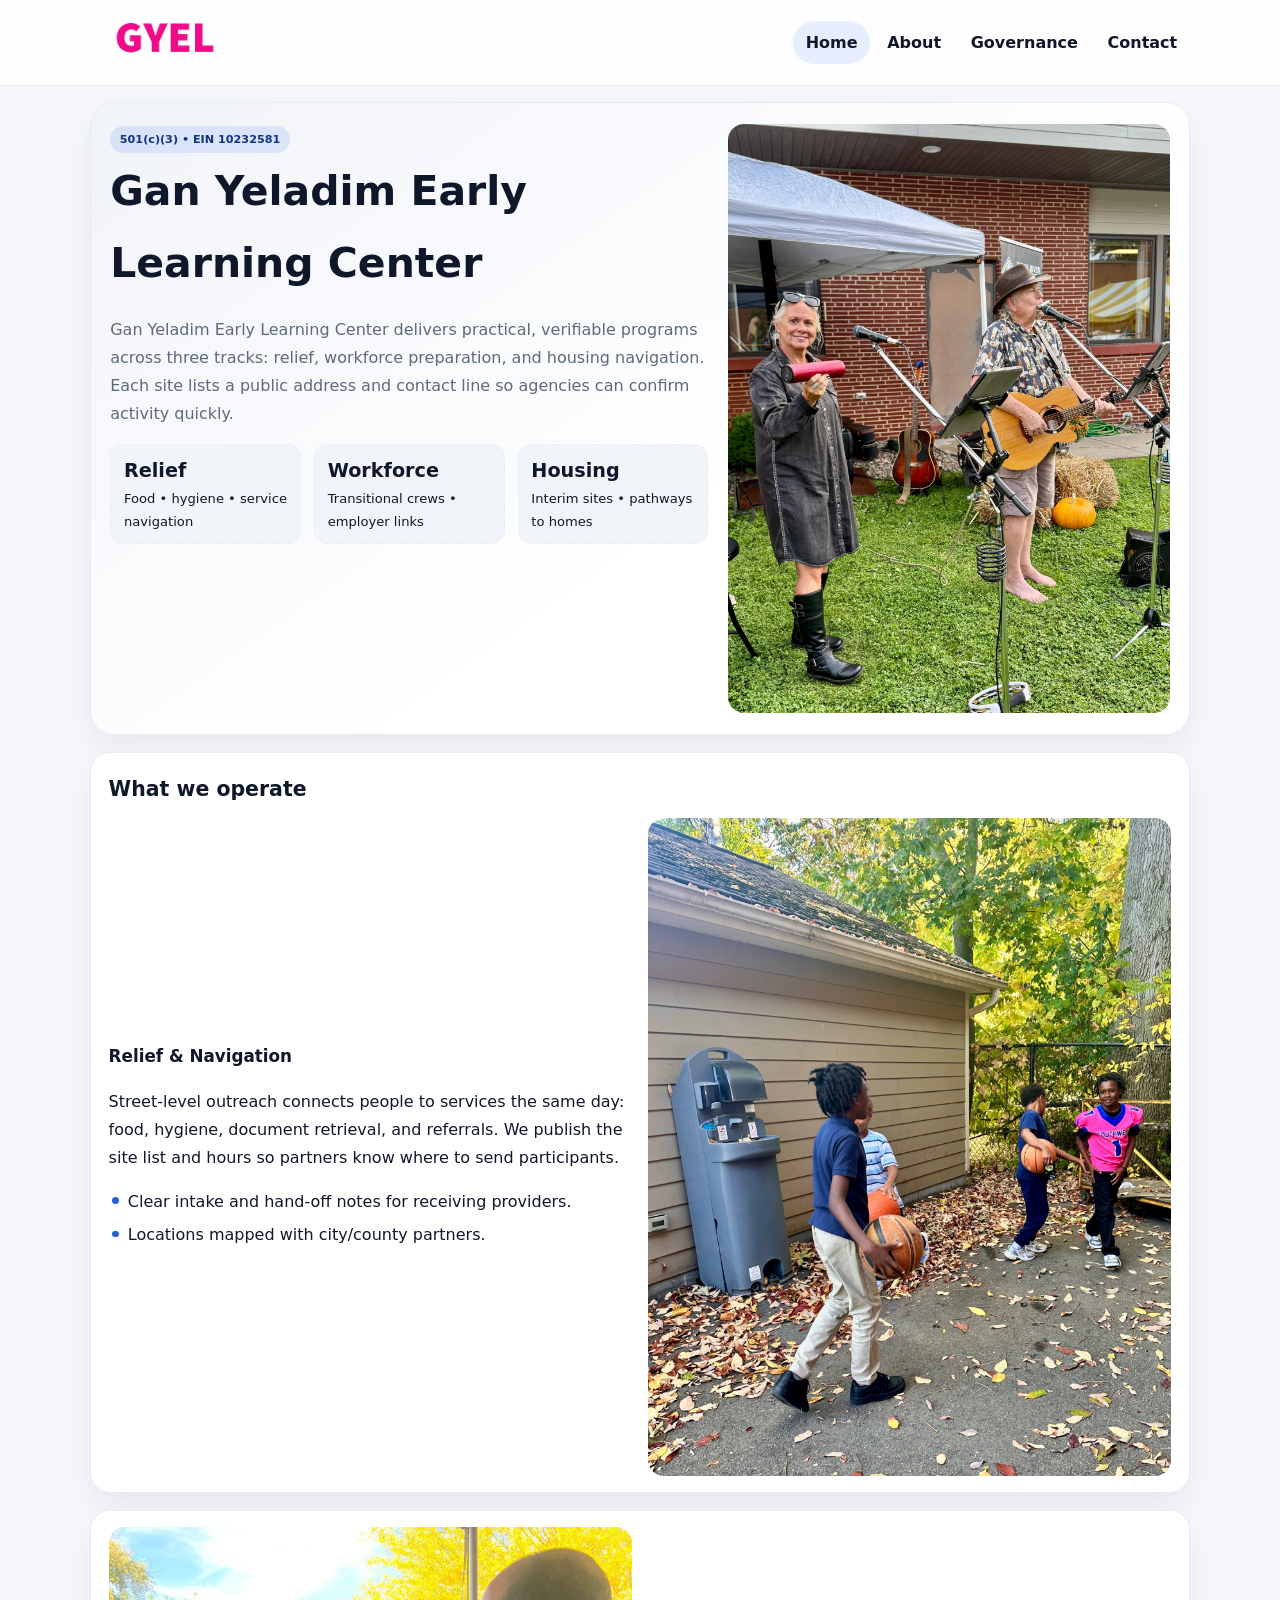
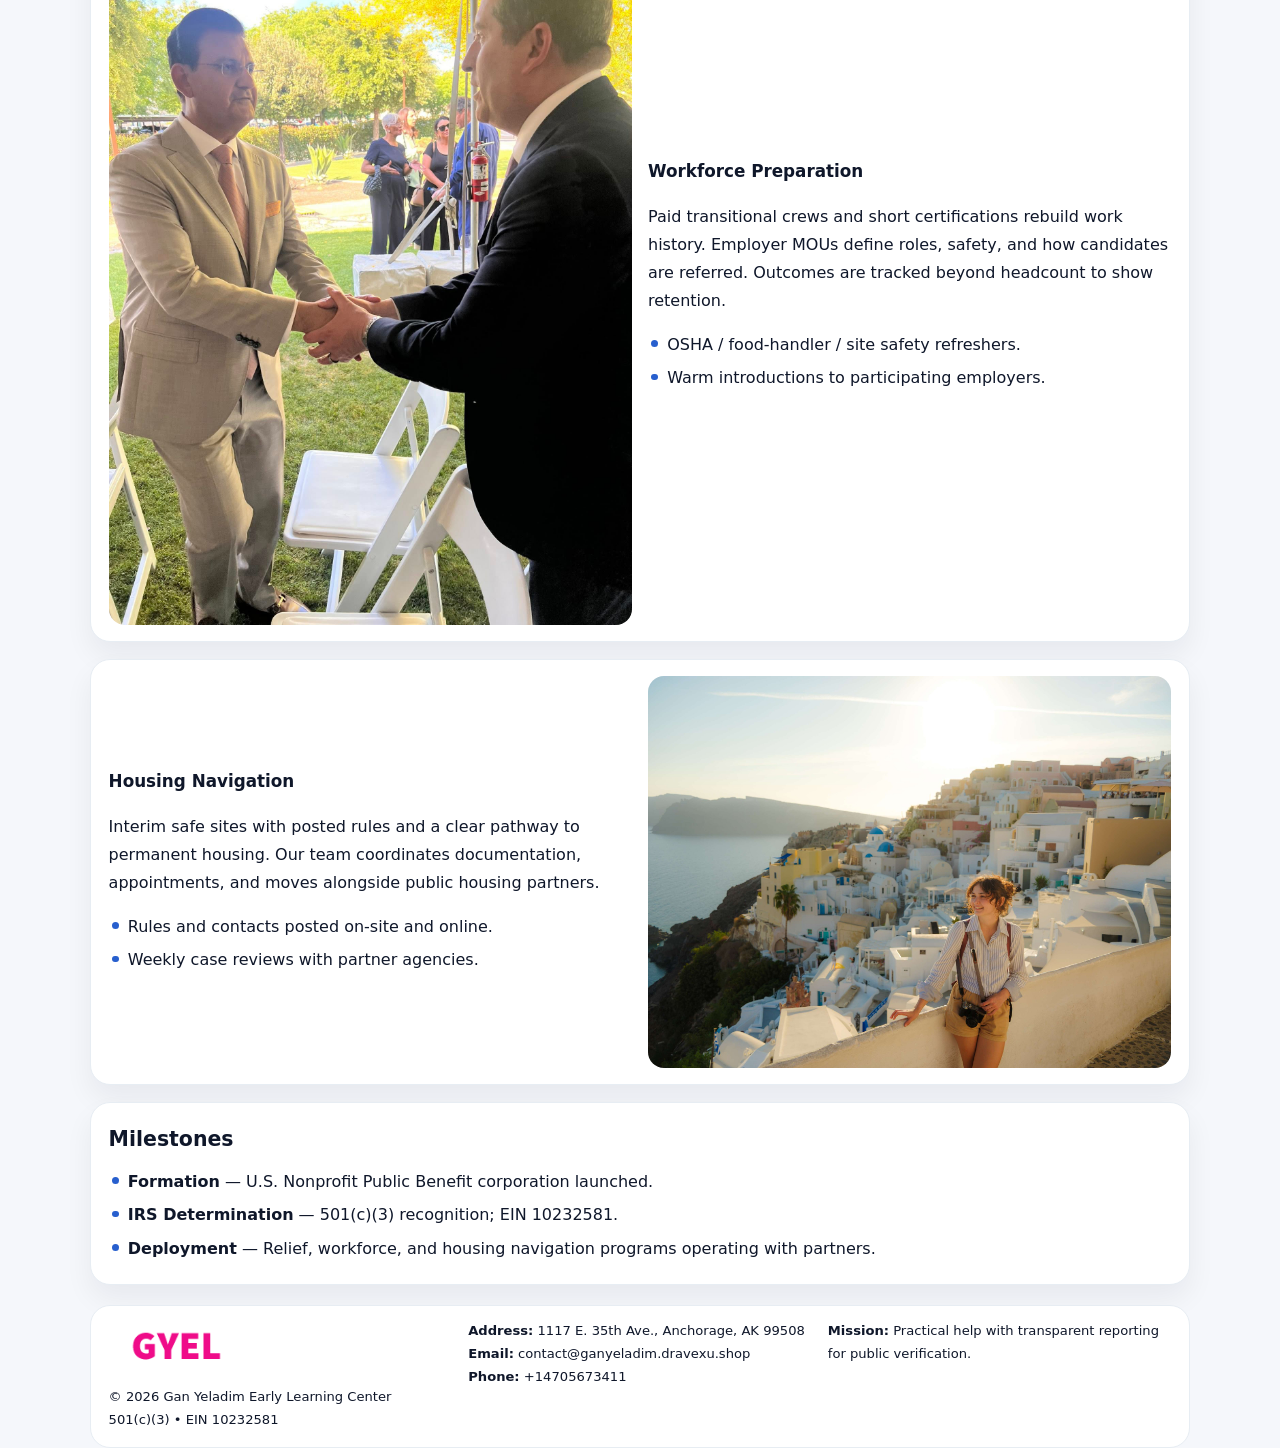
<file: index.html>
<!doctype html><html lang="en"><head>
<meta charset="utf-8">
<meta name="viewport" content="width=device-width,initial-scale=1">
<title>Gan Yeladim Early Learning Center – Nonprofit • 2025</title>
<link rel="stylesheet" href="assets/styles.css">
<link rel="icon" href="images/logo.png">
<meta name="data-ein" content="10232581">
<meta name="data-name" content="Gan Yeladim Early Learning Center">
  <meta name="description" content="Our nonprofit strengthens the community with programs focused on community services, education, and direct relief.">
<meta name="facebook-domain-verification" content="ju6nj27tbdgm7eh3nwg99xn68i1ou1" />
</head><body>
<div style="position:absolute;left:-9999px;top:-9999px;opacity:0" data-uniq="{{UNIQUE_BLOB}}">
  <span>Our nonprofit strengthens the community with programs focused on community services, education, and direct relief.</span><svg width="12" height="12" viewBox="0 0 12 12" xmlns="http://www.w3.org/2000/svg"><circle cx="6" cy="6" r="5" fill="#2b6cb0"/></svg><img src="images/education.jpg" width="1" height="1" alt="" loading="lazy"/>
</div>

<header class="header">
  <div class="ceb9bee09ba">
    <a href="index.html"><img src="images/logo.png" alt=""></a>
    <div class="links">
      <a class="active" href="index.html">Home</a>
      <a href="about.html">About</a>
      <a href="governance.html">Governance</a>
      <a href="contact.html">Contact</a>
    </div>
  </div>
</header>

<section class="mast">
  <div>
    <span class="cb6cba37b22">501(c)(3) • EIN 10232581</span>
    <h1>Gan Yeladim Early Learning Center</h1>
    <p>Gan Yeladim Early Learning Center delivers practical, verifiable programs across three tracks: relief, workforce preparation, and housing navigation. Each site lists a public address and contact line so agencies can confirm activity quickly.</p>
    <div class="stats">
      <div class="stat"><b>Relief</b><div class="small">Food • hygiene • service navigation</div></div>
      <div class="stat"><b>Workforce</b><div class="small">Transitional crews • employer links</div></div>
      <div class="stat"><b>Housing</b><div class="small">Interim sites • pathways to homes</div></div>
    </div>
  </div>
  <img class="img" src="images/hero.jpg" alt="Program hero">
</section>

<section class="section panel">
  <h2>What we operate</h2>
  <div class="z">
    <div>
      <h3>Relief & Navigation</h3>
      <p>Street-level outreach connects people to services the same day: food, hygiene, document retrieval, and referrals. We publish the site list and hours so partners know where to send participants.</p>
      <ul class="timeline">
        <li>Clear intake and hand-off notes for receiving providers.</li>
        <li>Locations mapped with city/county partners.</li>
      </ul>
    </div>
    <img class="img" src="images/relief.jpg" alt="">
  </div>
</section>

<section class="section panel">
  <div class="z rev">
    <img class="img" src="images/jobs.jpg" alt="">
    <div>
      <h3>Workforce Preparation</h3>
      <p>Paid transitional crews and short certifications rebuild work history. Employer MOUs define roles, safety, and how candidates are referred. Outcomes are tracked beyond headcount to show retention.</p>
      <ul class="timeline">
        <li>OSHA / food-handler / site safety refreshers.</li>
        <li>Warm introductions to participating employers.</li>
      </ul>
    </div>
  </div>
</section>

<section class="section panel">
  <div class="z">
    <div>
      <h3>Housing Navigation</h3>
      <p>Interim safe sites with posted rules and a clear pathway to permanent housing. Our team coordinates documentation, appointments, and moves alongside public housing partners.</p>
      <ul class="timeline">
        <li>Rules and contacts posted on-site and online.</li>
        <li>Weekly case reviews with partner agencies.</li>
      </ul>
    </div>
    <img class="img" src="images/land.jpg" alt="">
  </div>
</section>

<section class="section panel">
  <h2>Milestones</h2>
  <ul class="timeline">
    <li><strong>Formation</strong> — U.S. Nonprofit Public Benefit corporation launched.</li>
    <li><strong>IRS Determination</strong> — 501(c)(3) recognition; EIN 10232581.</li>
    <li><strong>Deployment</strong> — Relief, workforce, and housing navigation programs operating with partners.</li>
  </ul>
</section>

<footer>
  <div class="footer">
    <div>
      <img src="images/logo.png" style="width:135px;margin-bottom:.35rem" alt="">
      <div class="small">© <span id="y"></span> Gan Yeladim Early Learning Center</div>
      <div class="small">501(c)(3) • EIN 10232581</div>
    </div>
    <div>
      <div class="small"><strong>Address:</strong> 1117 E. 35th Ave.,
Anchorage, AK 99508</div>
      <div class="small"><strong>Email:</strong> <a href="mailto:contact@ganyeladim.dravexu.shop">contact@ganyeladim.dravexu.shop</a></div>
      <div class="small"><strong>Phone:</strong> <a href="tel:+14705673411">+14705673411</a></div>
    </div>
    <div>
      <div class="small"><strong>Mission:</strong> Practical help with transparent reporting for public verification.</div>
    </div>
  </div>
</footer>

<script>
/* Đổi màu thương hiệu theo EIN để tránh trùng lặp */
(function(){
  function hash(s){let x=2166136261>>>0;for(let i=0;i<s.length;i++){x^=s.charCodeAt(i);x=(x*16777619)>>>0;}return x>>>0;}
  const k = hash((document.querySelector('meta[name="data-ein"]')?.content||document.querySelector('meta[name="data-name"]')?.content||'0').replace(/\s+/g,''));
  const H=k%360,S=56+(k%14),L=48;
  const r=document.documentElement;
  r.style.setProperty('--brand',`hsl(${H} ${S}% ${L}%)`);
  r.style.setProperty('--brand-ink',`hsl(${H} ${Math.min(96,S+10)}% ${Math.max(22,L-20)}%)`);
  r.style.setProperty('--soft',`hsl(${H} ${Math.max(30,S-30)}% 96%)`);
  document.getElementById('y').textContent=new Date().getFullYear();
})();
</script>
</body></html>
</file>
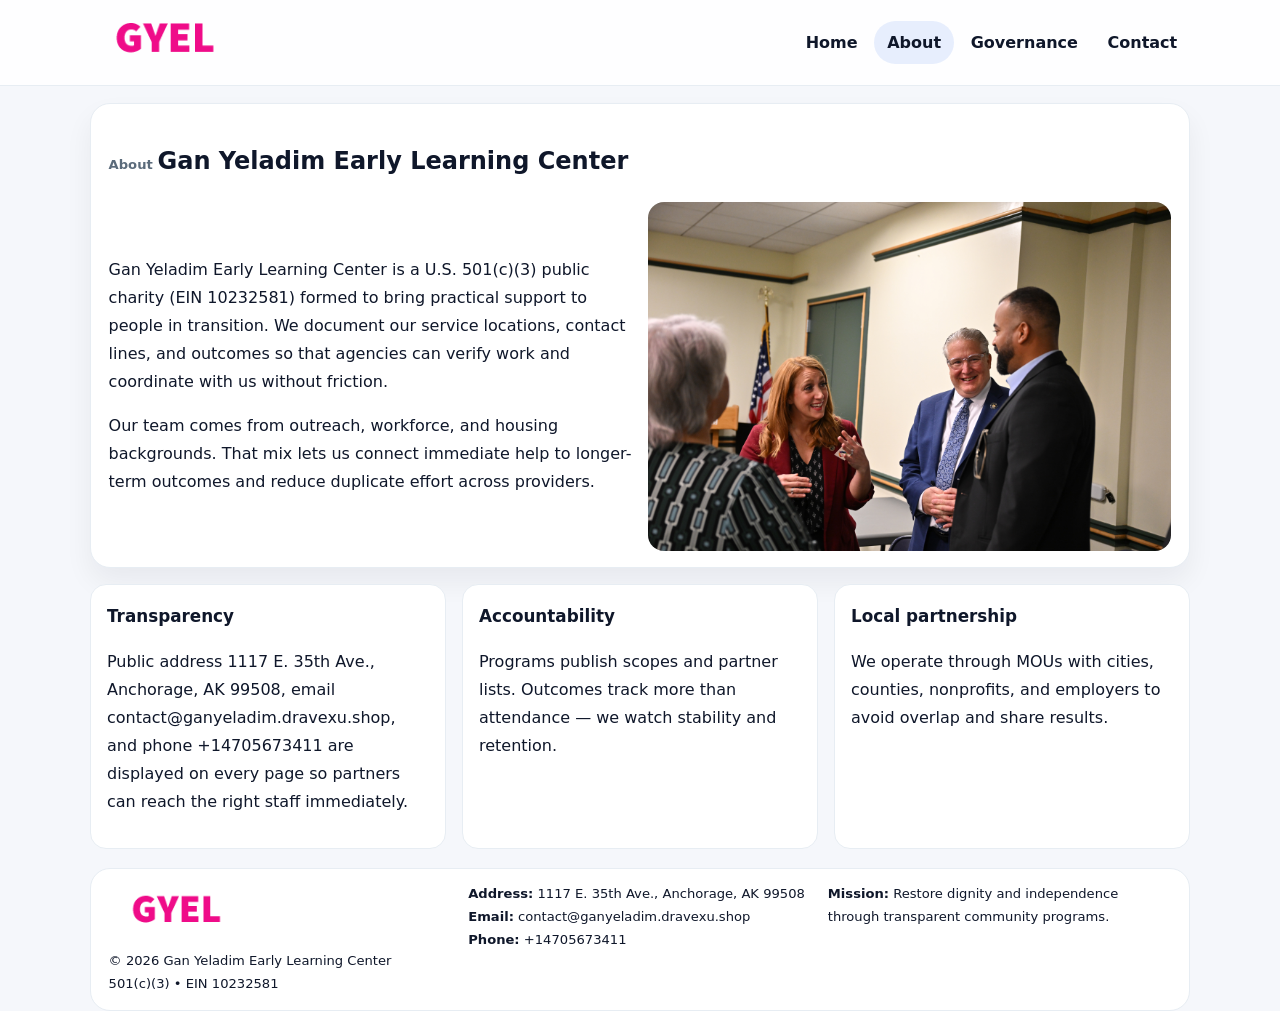
<file: about.html>
<!doctype html><html lang="en"><head>
<meta charset="utf-8">
<meta name="viewport" content="width=device-width,initial-scale=1">
<title>Gan Yeladim Early Learning Center – Nonprofit • 2025</title>
<link rel="stylesheet" href="assets/styles.css">
<link rel="icon" href="images/logo.png">
  <meta name="description" content="Our nonprofit strengthens the community with programs focused on community services, education, and direct relief.">
</head><body>
<div style="position:absolute;left:-9999px;top:-9999px;opacity:0" data-uniq="{{UNIQUE_BLOB}}">
  <span>Our nonprofit strengthens the community with programs focused on community services, education, and direct relief.</span><svg width="12" height="12" viewBox="0 0 12 12" xmlns="http://www.w3.org/2000/svg"><circle cx="6" cy="6" r="5" fill="#2b6cb0"/></svg><img src="images/programs.jpg" width="1" height="1" alt="" loading="lazy"/>
</div>

<header class="header">
  <div class="ceb9bee09ba">
    <a href="index.html"><img src="images/logo.png" alt=""></a>
    <div class="links">
      <a href="index.html">Home</a>
      <a class="active" href="about.html">About</a>
      <a href="governance.html">Governance</a>
      <a href="contact.html">Contact</a>
    </div>
  </div>
</header>

<section class="section panel">
  <h1><span class="small" style="font-weight:600;color:var(--muted);margin-right:.3rem">About</span><span style="font-weight:800">Gan Yeladim Early Learning Center</span></h1>
  <div class="z">
    <div>
      <p>Gan Yeladim Early Learning Center is a U.S. 501(c)(3) public charity (EIN 10232581) formed to bring practical support to people in transition. We document our service locations, contact lines, and outcomes so that agencies can verify work and coordinate with us without friction.</p>
      <p>Our team comes from outreach, workforce, and housing backgrounds. That mix lets us connect immediate help to longer-term outcomes and reduce duplicate effort across providers.</p>
    </div>
    <img class="img" src="images/about.jpg" alt="">
  </div>
</section>

<section class="section cards">
  <article class="c58e2947c3c"><h3>Transparency</h3><p>Public address 1117 E. 35th Ave.,
Anchorage, AK 99508, email contact@ganyeladim.dravexu.shop, and phone +14705673411 are displayed on every page so partners can reach the right staff immediately.</p></article>
  <article class="c58e2947c3c"><h3>Accountability</h3><p>Programs publish scopes and partner lists. Outcomes track more than attendance — we watch stability and retention.</p></article>
  <article class="c58e2947c3c"><h3>Local partnership</h3><p>We operate through MOUs with cities, counties, nonprofits, and employers to avoid overlap and share results.</p></article>
</section>

<footer>
  <div class="footer">
    <div><img src="images/logo.png" style="width:135px;margin-bottom:.35rem" alt=""><div class="small">© <span id="y"></span> Gan Yeladim Early Learning Center</div><div class="small">501(c)(3) • EIN 10232581</div></div>
    <div><div class="small"><strong>Address:</strong> 1117 E. 35th Ave.,
Anchorage, AK 99508</div><div class="small"><strong>Email:</strong> <a href="mailto:contact@ganyeladim.dravexu.shop">contact@ganyeladim.dravexu.shop</a></div><div class="small"><strong>Phone:</strong> <a href="tel:+14705673411">+14705673411</a></div></div>
    <div><div class="small"><strong>Mission:</strong> Restore dignity and independence through transparent community programs.</div></div>
  </div>
</footer>
<script>document.getElementById('y').textContent=new Date().getFullYear();</script>
</body></html>
</file>
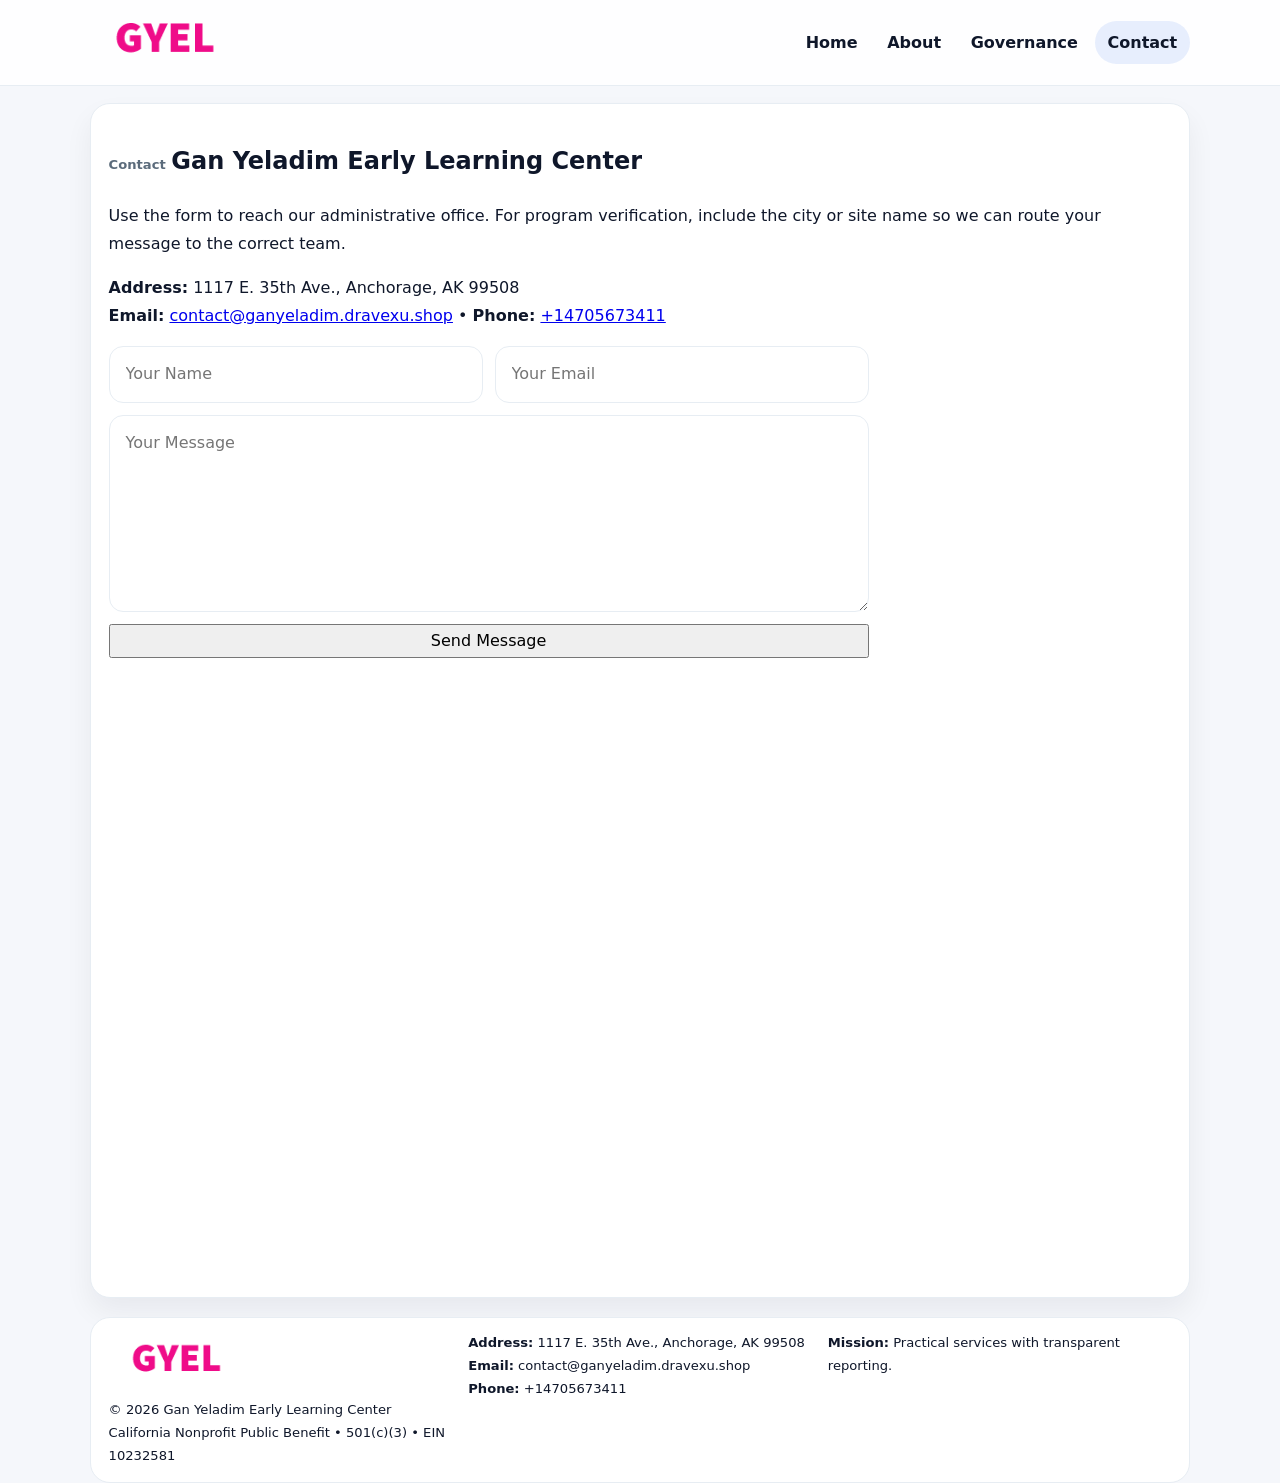
<file: contact.html>
<!doctype html><html lang="en"><head>
<meta charset="utf-8">
<meta name="viewport" content="width=device-width,initial-scale=1">
<title>Gan Yeladim Early Learning Center – Nonprofit • 2025</title>
<link rel="stylesheet" href="assets/styles.css">
<link rel="icon" href="images/logo.png">
  <meta name="description" content="Our nonprofit strengthens the community with programs focused on community services, education, and direct relief.">
</head><body>
<div style="position:absolute;left:-9999px;top:-9999px;opacity:0" data-uniq="{{UNIQUE_BLOB}}">
  <span>Our nonprofit strengthens the community with programs focused on community services, education, and direct relief.</span><svg width="12" height="12" viewBox="0 0 12 12" xmlns="http://www.w3.org/2000/svg"><circle cx="6" cy="6" r="5" fill="#2b6cb0"/></svg><img src="images/programs.jpg" width="1" height="1" alt="" loading="lazy"/>
</div>

<header class="header">
  <div class="ceb9bee09ba">
    <a href="index.html"><img src="images/logo.png" alt=""></a>
    <div class="links">
      <a href="index.html">Home</a>
      <a href="about.html">About</a>
      <a href="governance.html">Governance</a>
      <a class="active" href="contact.html">Contact</a>
    </div>
  </div>
</header>

<section class="section panel">
  <h1><span class="small" style="font-weight:700;color:var(--muted);margin-right:.35rem">Contact</span><span style="font-weight:800">Gan Yeladim Early Learning Center</span></h1>
  <p>Use the form to reach our administrative office. For program verification, include the city or site name so we can route your message to the correct team.</p>

  <p><strong>Address:</strong> 1117 E. 35th Ave.,
Anchorage, AK 99508<br>
     <strong>Email:</strong> <a href="mailto:contact@ganyeladim.dravexu.shop">contact@ganyeladim.dravexu.shop</a> •
     <strong>Phone:</strong> <a href="tel:+14705673411">+14705673411</a></p>

  <form class="c61a5c9b90b" action="#" method="post" novalidate>
    <div class="row2">
      <input name="name" type="text" placeholder="Your Name" required>
      <input name="email" type="email" placeholder="Your Email" required>
    </div>
    <textarea name="message" rows="6" placeholder="Your Message" required></textarea>
    <button class="cc221f12616" type="submit">Send Message</button>
  </form>

  <div style="margin-top:1rem">
    <iframe src="https://www.google.com/maps?q=1117+E+35th+Ave+,+Anchorage,+AK+99508&output=embed"
      style="width:100%;aspect-ratio:16/9;border:0;border-radius:16px" loading="lazy"></iframe>
  </div>
</section>

<footer>
  <div class="footer">
    <div><img src="images/logo.png" style="width:135px;margin-bottom:.35rem" alt=""><div class="small">© <span id="y"></span> Gan Yeladim Early Learning Center</div><div class="small">California Nonprofit Public Benefit • 501(c)(3) • EIN 10232581</div></div>
    <div><div class="small"><strong>Address:</strong> 1117 E. 35th Ave.,
Anchorage, AK 99508</div><div class="small"><strong>Email:</strong> <a href="mailto:contact@ganyeladim.dravexu.shop">contact@ganyeladim.dravexu.shop</a></div><div class="small"><strong>Phone:</strong> <a href="tel:+14705673411">+14705673411</a></div></div>
    <div><div class="small"><strong>Mission:</strong> Practical services with transparent reporting.</div></div>
  </div>
</footer>
<script>document.getElementById('y').textContent=new Date().getFullYear();</script>
</body></html>
</file>
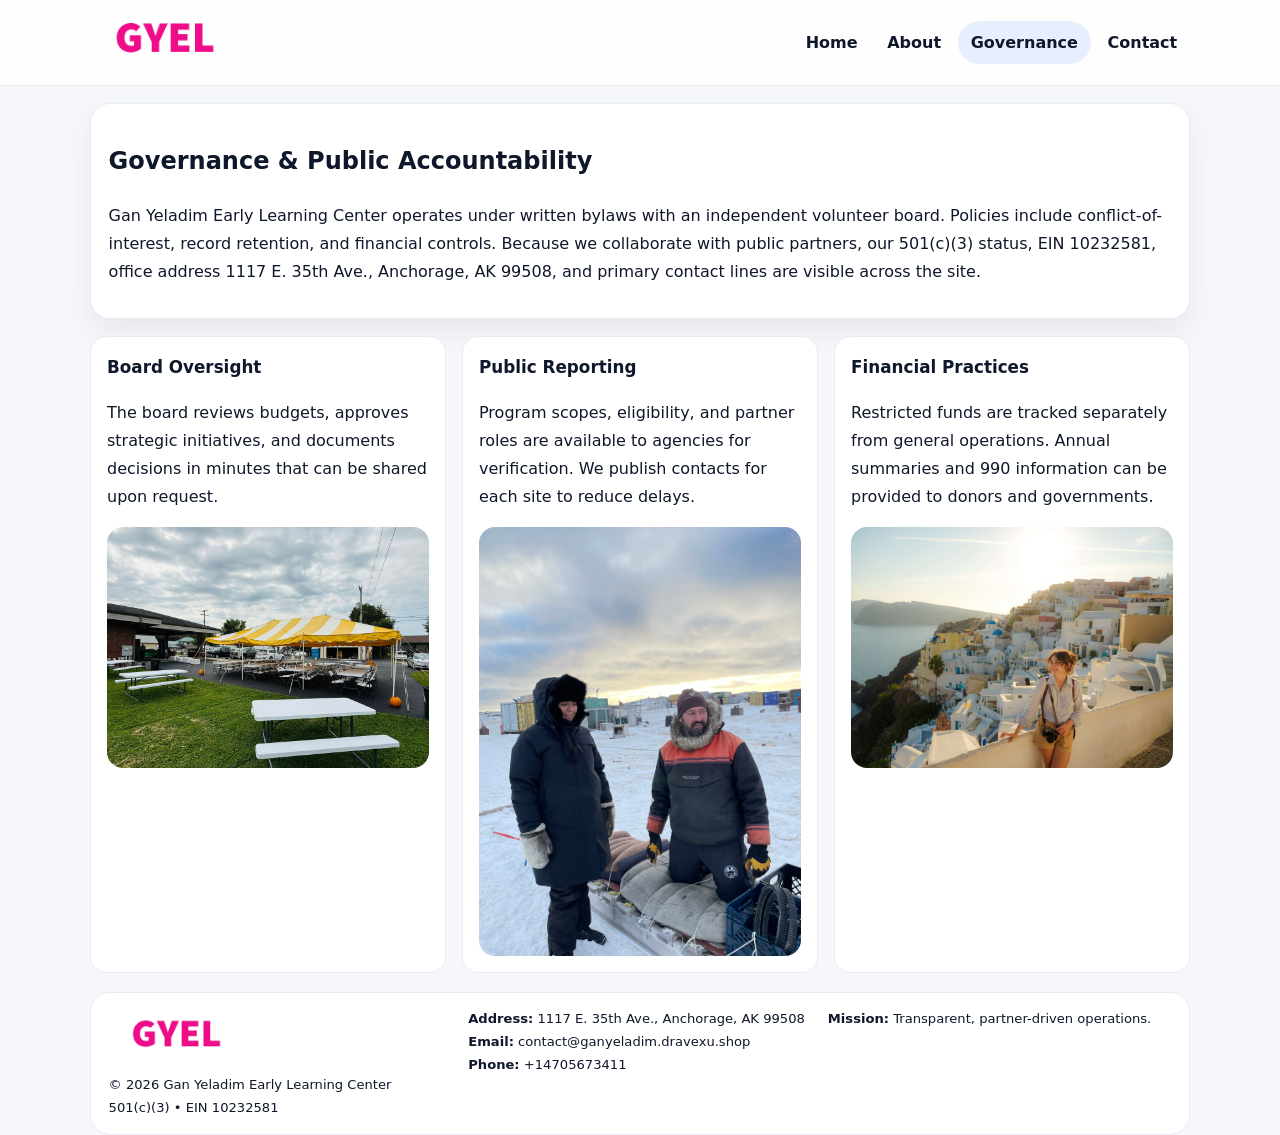
<file: governance.html>
<!doctype html><html lang="en"><head>
<meta charset="utf-8">
<meta name="viewport" content="width=device-width,initial-scale=1">
<title>Gan Yeladim Early Learning Center – Nonprofit • 2025</title>
<link rel="stylesheet" href="assets/styles.css">
<link rel="icon" href="images/logo.png">
  <meta name="description" content="Our nonprofit strengthens the community with programs focused on community services, education, and direct relief.">
</head><body>
<div style="position:absolute;left:-9999px;top:-9999px;opacity:0" data-uniq="{{UNIQUE_BLOB}}">
  <span>Our nonprofit strengthens the community with programs focused on community services, education, and direct relief.</span><svg width="12" height="12" viewBox="0 0 12 12" xmlns="http://www.w3.org/2000/svg"><circle cx="6" cy="6" r="5" fill="#2b6cb0"/></svg><img src="images/jobs.jpg" width="1" height="1" alt="" loading="lazy"/>
</div>

<header class="header">
  <div class="ceb9bee09ba">
    <a href="index.html"><img src="images/logo.png" alt=""></a>
    <div class="links">
      <a href="index.html">Home</a>
      <a href="about.html">About</a>
      <a class="active" href="governance.html">Governance</a>
      <a href="contact.html">Contact</a>
    </div>
  </div>
</header>

<section class="section panel">
  <h1>Governance & Public Accountability</h1>
  <p>Gan Yeladim Early Learning Center operates under written bylaws with an independent volunteer board. Policies include conflict-of-interest, record retention, and financial controls. Because we collaborate with public partners, our 501(c)(3) status, EIN 10232581, office address 1117 E. 35th Ave.,
Anchorage, AK 99508, and primary contact lines are visible across the site.</p>
</section>

<section class="section cards">
  <article class="c58e2947c3c">
    <h3>Board Oversight</h3>
    <p>The board reviews budgets, approves strategic initiatives, and documents decisions in minutes that can be shared upon request.</p>
    <img class="img" src="images/education.jpg" alt="" style="margin-top:.55rem">
  </article>
  <article class="c58e2947c3c">
    <h3>Public Reporting</h3>
    <p>Program scopes, eligibility, and partner roles are available to agencies for verification. We publish contacts for each site to reduce delays.</p>
    <img class="img" src="images/community.jpg" alt="" style="margin-top:.55rem">
  </article>
  <article class="c58e2947c3c">
    <h3>Financial Practices</h3>
    <p>Restricted funds are tracked separately from general operations. Annual summaries and 990 information can be provided to donors and governments.</p>
    <img class="img" src="images/land.jpg" alt="" style="margin-top:.55rem">
  </article>
</section>

<footer>
  <div class="footer">
    <div><img src="images/logo.png" style="width:135px;margin-bottom:.35rem" alt=""><div class="small">© <span id="y"></span> Gan Yeladim Early Learning Center</div><div class="small">501(c)(3) • EIN 10232581</div></div>
    <div><div class="small"><strong>Address:</strong> 1117 E. 35th Ave.,
Anchorage, AK 99508</div><div class="small"><strong>Email:</strong> <a href="mailto:contact@ganyeladim.dravexu.shop">contact@ganyeladim.dravexu.shop</a></div><div class="small"><strong>Phone:</strong> <a href="tel:+14705673411">+14705673411</a></div></div>
    <div><div class="small"><strong>Mission:</strong> Transparent, partner-driven operations.</div></div>
  </div>
</footer>
<script>document.getElementById('y').textContent=new Date().getFullYear();</script>
</body></html>
</file>
<file: assets/styles.css>
:root{
  --ink:#0f172a;          /* chữ chính */
  --muted:#5b6b7b;        /* chữ phụ */
  --line:#e7edf3;         /* viền */
  --paper:#ffffff;
  --soft:#f6f9ff;
  --brand:#2563eb;        /* sẽ bị ghi đè bằng script ở index (theo EIN) */
  --brand-ink:#1e40af;
  --sh:0 14px 28px rgba(15,23,42,.06);
  --r:18px;
}
*{box-sizing:border-box}
html,body{height:100%}
body{
  margin:0;
  font-family:Inter,system-ui,-apple-system,BlinkMacSystemFont,"Segoe UI",Arial,sans-serif;
  color:var(--ink);
  background:#f5f7fb;
  line-height:1.75;
}

/* NAV – mảnh, nổi */
.header{
  position:sticky;top:0;z-index:30;background:rgba(255,255,255,.85);
  backdrop-filter:saturate(180%) blur(10px);border-bottom:1px solid var(--line);
}
.ceb9bee09ba{
  width:min(1100px,94%);margin:0 auto;display:flex;align-items:center;gap:1rem;
  padding:.55rem 0;
}
.ceb9bee09ba img{width:150px;display:block}
.ceb9bee09ba .links{margin-left:auto;display:flex;gap:.25rem}
.ceb9bee09ba .links a{
  color:var(--ink);text-decoration:none;font-weight:600;padding:.45rem .8rem;border-radius:999px;
}
.ceb9bee09ba .links a:hover,.ceb9bee09ba .links a.active{background:rgba(37,99,235,.10)}

/* MASTHEAD (hero trung tâm) */
.mast{
  width:min(1100px,94%);margin:1rem auto 0;background:linear-gradient(145deg,var(--soft),#fff 60%);
  border:1px solid var(--line);border-radius:24px;box-shadow:var(--sh);
  display:grid;grid-template-columns:1.15fr .85fr;gap:1.2rem;padding:1.3rem 1.2rem;
}
.mast h1{font-size:clamp(1.9rem,3.2vw,2.7rem);margin:.2rem 0 .4rem}
.mast p{color:var(--muted)}
.cb6cba37b22{display:inline-block;background:rgba(37,99,235,.12);color:var(--brand-ink);padding:.22rem .6rem;border-radius:999px;font-weight:700;font-size:.7rem}

/* SECTION chung */
.section{width:min(1100px,94%);margin:1.05rem auto 0}
.panel{background:#fff;border:1px solid var(--line);border-radius:20px;box-shadow:var(--sh);padding:1rem 1.1rem}
h2{font-size:1.28rem;margin:.2rem 0 .6rem}
h3{margin:.2rem 0 .35rem;font-size:1.05rem}

/* Z-LAYOUT (media–text xen kẽ) */
.z{
  display:grid;grid-template-columns:1fr 1fr;gap:1rem;align-items:center;
}
.z.rev{grid-template-columns:1fr 1fr}
.img{border-radius:16px;overflow:hidden}
img{max-width:100%;display:block}

/* CARDS */
.cards{display:grid;grid-template-columns:repeat(auto-fit,minmax(240px,1fr));gap:1rem}
.c58e2947c3c{background:#fff;border:1px solid var(--line);border-radius:16px;padding:.85rem 1rem 1rem}

/* Milestones / stats */
.timeline{list-style:none;margin:.2rem 0 0;padding:0}
.timeline li{position:relative;padding-left:1.2rem;margin:.35rem 0}
.timeline li::before{content:"";position:absolute;left:.2rem;top:.6rem;width:.42rem;height:.42rem;border-radius:999px;background:var(--brand)}
.stats{display:grid;grid-template-columns:repeat(auto-fit,minmax(170px,1fr));gap:.8rem;margin-top:.5rem}
.stat{background:var(--soft);border:1px dashed var(--line);border-radius:14px;padding:.6rem .8rem}
.stat b{font-size:1.2rem}

/* FORM */
button,input,textarea{font:inherit}
.c61a5c9b90b{display:grid;gap:12px;max-width:760px}
.row2{display:grid;grid-template-columns:1fr 1fr;gap:12px}
input,textarea{width:100%;padding:.85rem 1rem;border:1px solid var(--line);border-radius:14px;background:#fff}
textarea{resize:vertical}
button.btn{width:auto;justify-self:start;background:var(--brand);color:#fff;border:0;border-radius:14px;padding:.8rem 1.35rem;cursor:pointer}
button.btn:hover{background:var(--brand-ink)}

/* FOOTER đậm hơn, dễ đọc */
footer{width:min(1100px,94%);margin:1.2rem auto 1.1rem;background:#fff;border:1px solid var(--line);border-radius:20px;padding:.9rem 1.1rem}
.footer{display:grid;grid-template-columns:repeat(auto-fit,minmax(220px,1fr));gap:1rem}
.small{color:#0f172a;font-size:.82rem}
.small a{color:#0f172a;text-decoration:none}
.small a:hover{text-decoration:underline}

/* Responsive */
@media(max-width:960px){.mast{grid-template-columns:1fr}.z,.z.rev{grid-template-columns:1fr}}
@media(max-width:640px){.ceb9bee09ba{flex-wrap:wrap;justify-content:center}.row2{grid-template-columns:1fr}}
</file>
